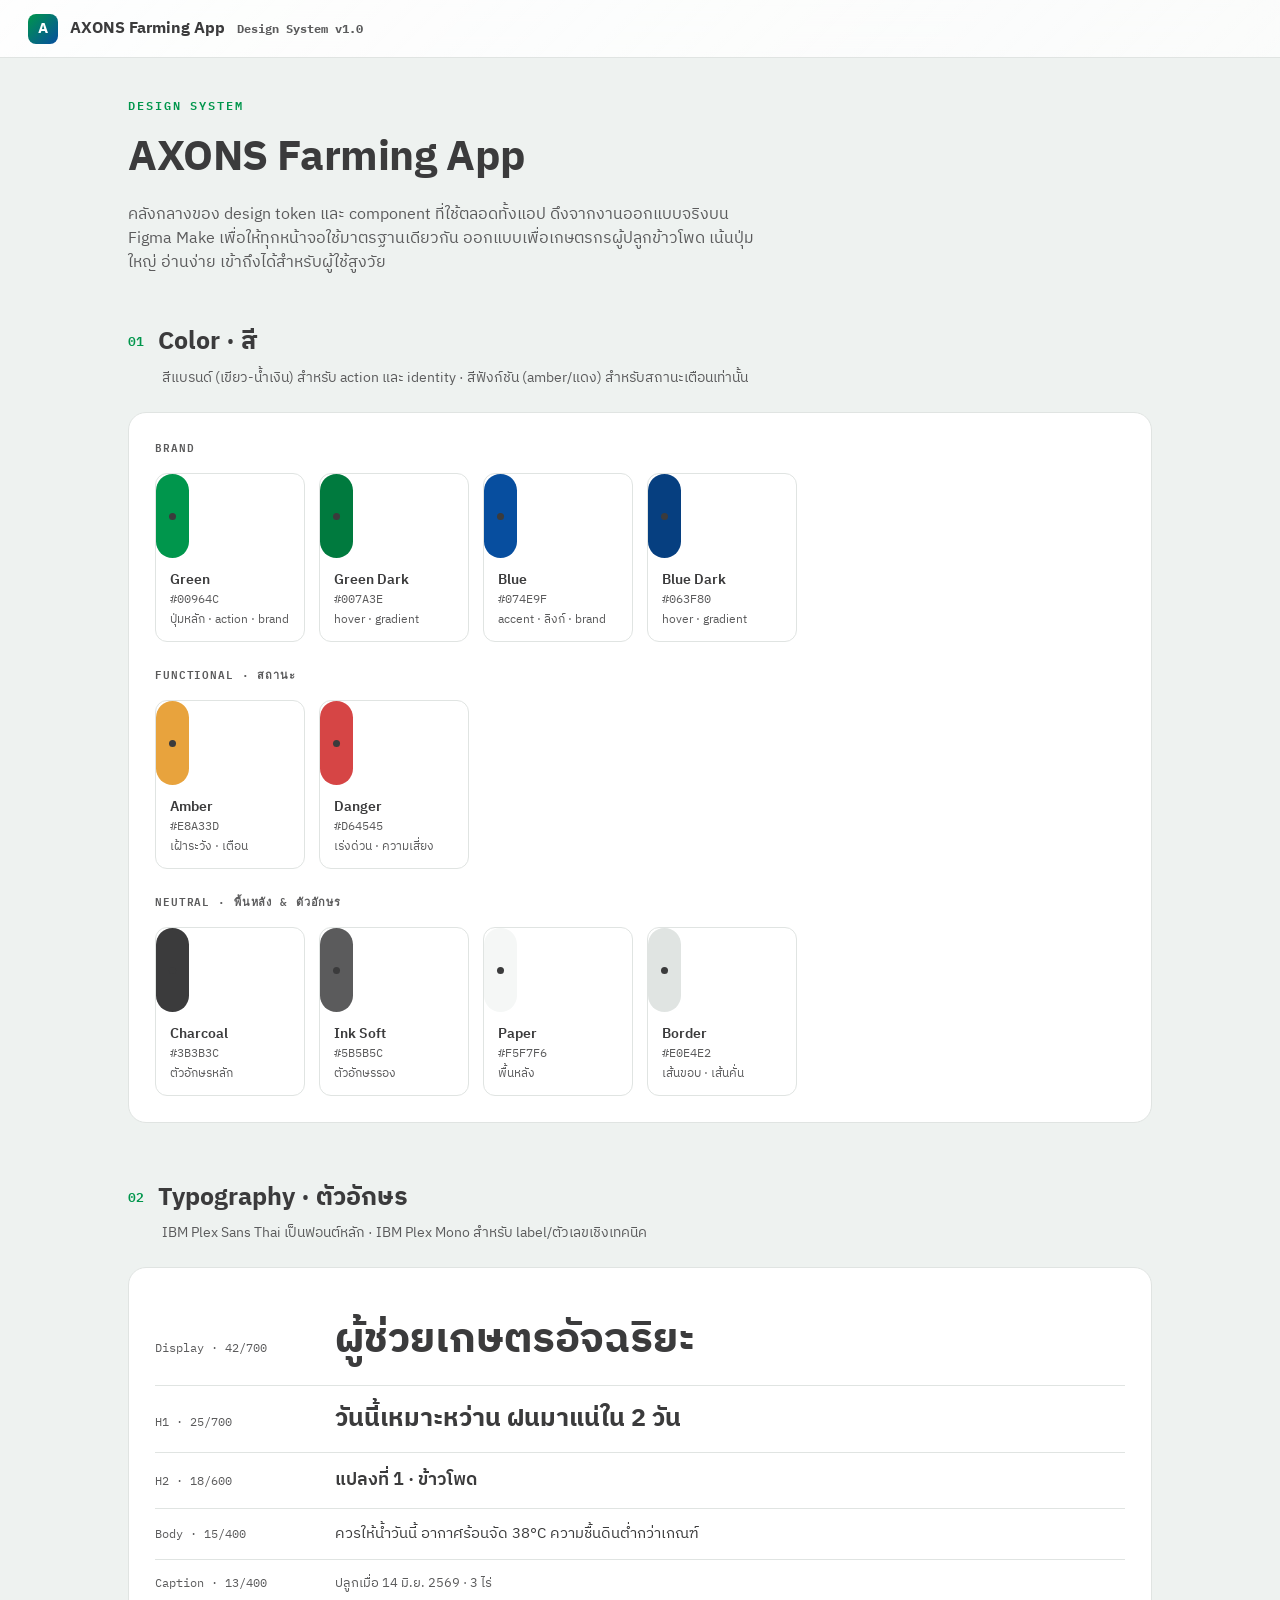
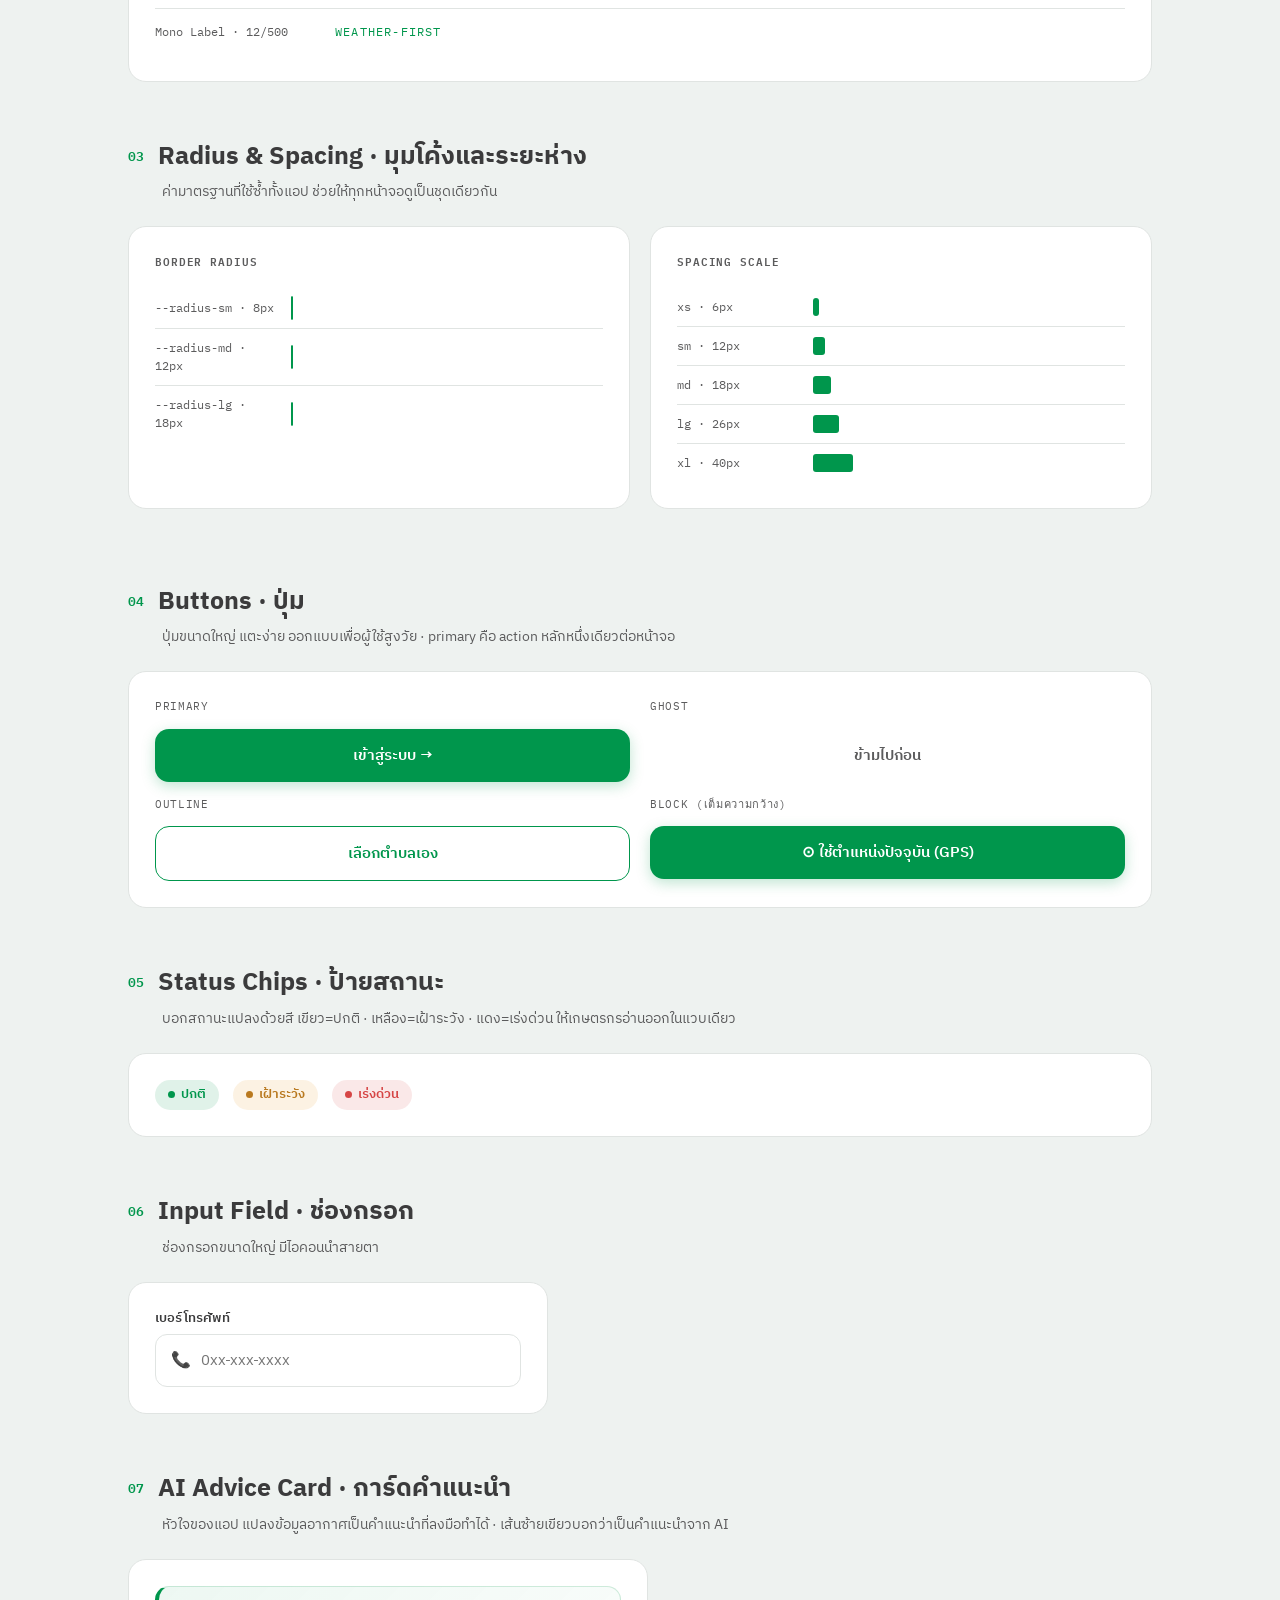
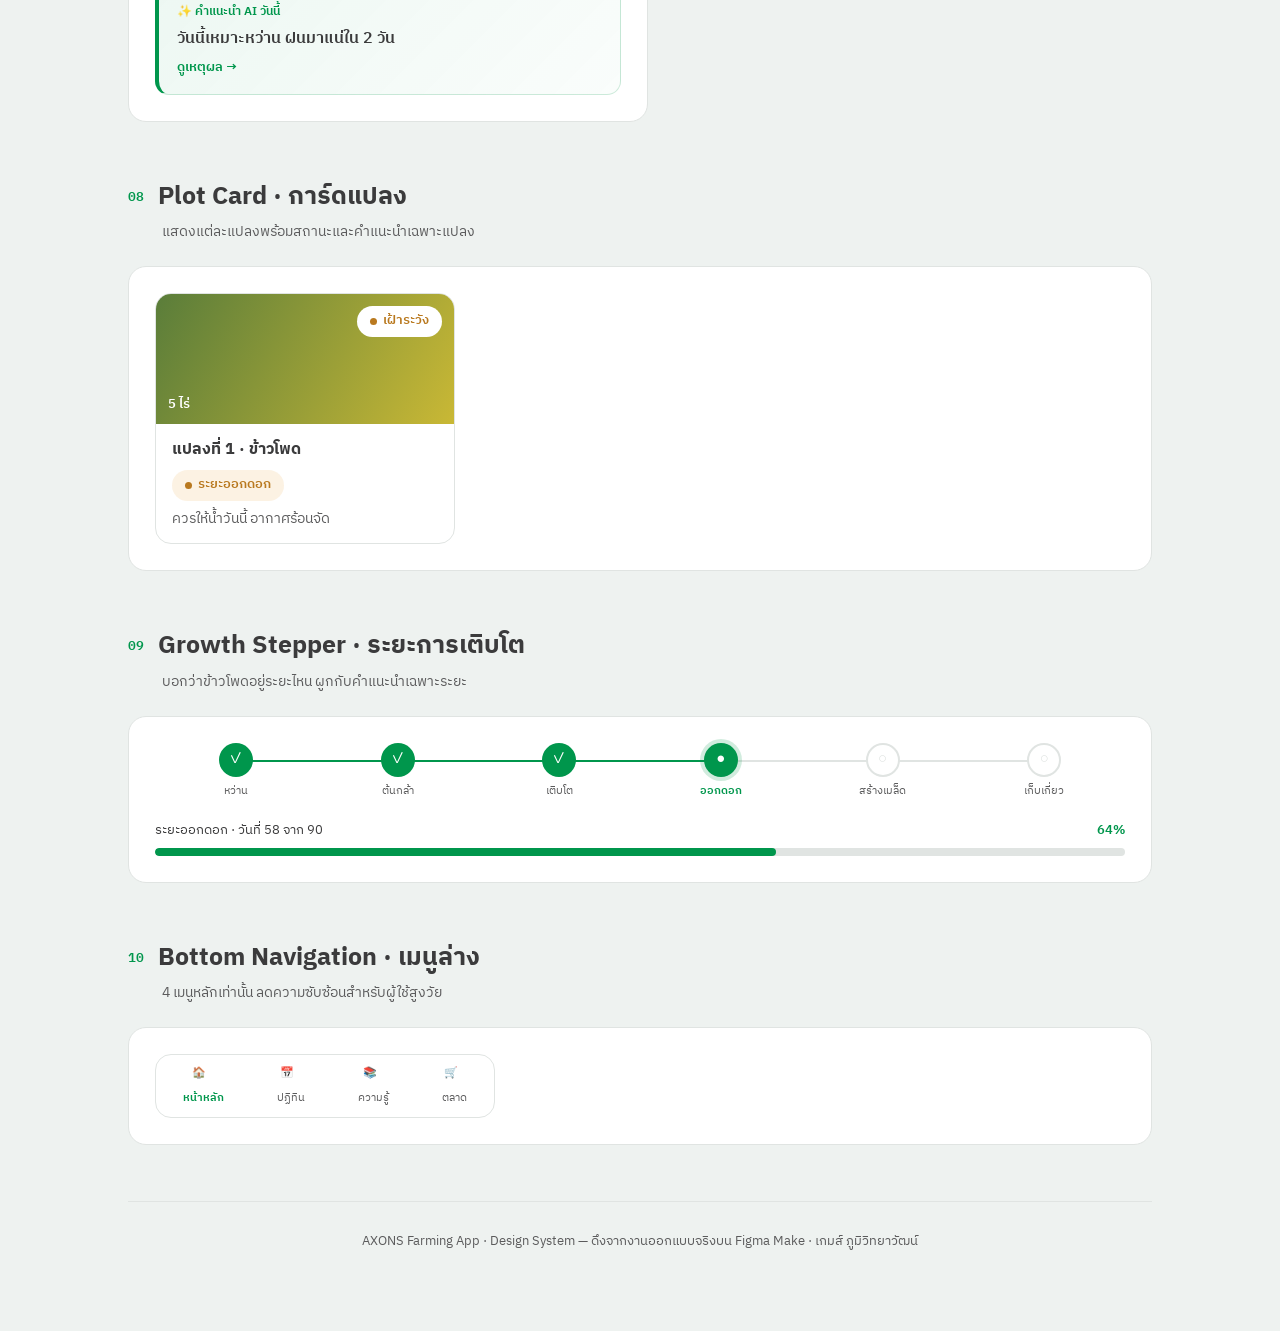
<file: design-system.html>
<!DOCTYPE html>
<html lang="th">
<head>
<meta charset="UTF-8">
<meta name="viewport" content="width=device-width, initial-scale=1.0">
<title>AXONS Farming App · Design System</title>
<link rel="preconnect" href="https://fonts.googleapis.com">
<link rel="preconnect" href="https://fonts.gstatic.com" crossorigin>
<link href="https://fonts.googleapis.com/css2?family=IBM+Plex+Sans+Thai:wght@300;400;500;600;700&family=IBM+Plex+Sans:wght@400;500;600;700&family=IBM+Plex+Mono:wght@400;500&display=swap" rel="stylesheet">
<style>
:root{
  --green:#00964C; --green-dark:#007A3E;
  --blue:#074E9F; --blue-dark:#063F80;
  --charcoal:#3B3B3C; --paper:#F5F7F6; --border:#E0E4E2;
  --amber:#E8A33D; --danger:#D64545; --ink-soft:#5B5B5C;
  --radius-sm:8px; --radius-md:12px; --radius-lg:18px;
}
*{margin:0;padding:0;box-sizing:border-box;}
body{font-family:'IBM Plex Sans Thai','IBM Plex Sans',sans-serif;color:var(--charcoal);background:#eef2f0;line-height:1.5;}

/* layout */
.ds-nav{position:fixed;top:0;left:0;right:0;height:58px;z-index:50;display:flex;align-items:center;justify-content:space-between;padding:0 28px;background:linear-gradient(135deg,rgba(255,255,255,0.9),rgba(255,255,255,0.72));backdrop-filter:blur(16px);border-bottom:1px solid var(--border);}
.ds-nav .brand{display:flex;align-items:center;gap:12px;font-weight:700;font-size:16px;}
.ds-nav .brand .logo{width:30px;height:30px;border-radius:8px;background:linear-gradient(135deg,var(--green),var(--blue));display:flex;align-items:center;justify-content:center;color:#fff;font-weight:700;font-size:15px;font-family:'IBM Plex Sans',sans-serif;}
.ds-nav .tag{font-size:12px;color:var(--ink-soft);font-family:'IBM Plex Mono',monospace;}
.wrap{max-width:1080px;margin:0 auto;padding:96px 28px 80px;}

/* hero */
.hero{margin-bottom:48px;}
.hero .eyebrow{font-family:'IBM Plex Mono',monospace;font-size:12px;letter-spacing:0.16em;text-transform:uppercase;color:var(--green);font-weight:600;margin-bottom:12px;}
.hero h1{font-size:42px;font-weight:700;letter-spacing:-0.01em;margin-bottom:14px;}
.hero p{font-size:16px;color:var(--ink-soft);max-width:640px;}

/* section */
.section{margin-bottom:56px;}
.section-head{display:flex;align-items:center;gap:14px;margin-bottom:6px;}
.section-head .num{font-family:'IBM Plex Mono',monospace;font-size:13px;color:var(--green);font-weight:600;}
.section-head h2{font-size:25px;font-weight:700;}
.section-sub{font-size:14px;color:var(--ink-soft);margin-bottom:24px;margin-left:34px;}

.card{background:#fff;border:1px solid var(--border);border-radius:var(--radius-lg);padding:26px;margin-bottom:18px;}
.card-label{font-family:'IBM Plex Mono',monospace;font-size:11px;letter-spacing:0.08em;text-transform:uppercase;color:var(--ink-soft);font-weight:600;margin-bottom:18px;}

/* color swatches */
.swatch-grid{display:grid;grid-template-columns:repeat(auto-fill,minmax(150px,1fr));gap:14px;}
.swatch{border:1px solid var(--border);border-radius:var(--radius-md);overflow:hidden;}
.swatch .chip{height:84px;}
.swatch .meta{padding:12px 14px;}
.swatch .meta .name{font-size:13.5px;font-weight:600;}
.swatch .meta .hex{font-size:12px;color:var(--ink-soft);font-family:'IBM Plex Mono',monospace;text-transform:uppercase;}
.swatch .meta .use{font-size:11.5px;color:var(--ink-soft);margin-top:3px;}

/* type scale */
.type-row{display:flex;align-items:baseline;gap:20px;padding:14px 0;border-bottom:1px solid var(--border);}
.type-row:last-child{border-bottom:none;}
.type-row .spec{width:160px;flex:none;font-family:'IBM Plex Mono',monospace;font-size:12px;color:var(--ink-soft);}
.type-sample{color:var(--charcoal);}

/* component demo grid */
.demo{display:grid;grid-template-columns:1fr 1fr;gap:20px;}
.demo-cell{display:flex;flex-direction:column;gap:14px;}
.demo-cell .dc-label{font-family:'IBM Plex Mono',monospace;font-size:11px;letter-spacing:0.06em;text-transform:uppercase;color:var(--ink-soft);}

/* === REAL COMPONENTS (from mockup) === */
/* buttons */
.btn{font-family:'IBM Plex Sans Thai',sans-serif;font-size:15px;font-weight:600;padding:14px 22px;border-radius:14px;border:none;cursor:pointer;display:inline-flex;align-items:center;justify-content:center;gap:8px;transition:all .15s;}
.btn-primary{background:var(--green);color:#fff;box-shadow:0 4px 14px rgba(0,150,76,0.25);}
.btn-primary:hover{background:var(--green-dark);}
.btn-outline{background:#fff;color:var(--green);border:1.5px solid var(--green);}
.btn-outline:hover{background:rgba(0,150,76,0.06);}
.btn-ghost{background:transparent;color:var(--ink-soft);}
.btn-ghost:hover{color:var(--charcoal);}
.btn-block{width:100%;}

/* status chips */
.chip{display:inline-flex;align-items:center;gap:6px;font-size:12.5px;font-weight:600;padding:6px 13px;border-radius:999px;}
.chip::before{content:"";width:7px;height:7px;border-radius:50%;background:currentColor;}
.chip-watch{background:rgba(232,163,61,0.14);color:#b9791f;}
.chip-normal{background:rgba(0,150,76,0.12);color:var(--green);}
.chip-danger{background:rgba(214,69,69,0.12);color:var(--danger);}

/* AI advice card */
.ai-card{background:linear-gradient(135deg,rgba(0,150,76,0.07),rgba(0,150,76,0.02));border:1px solid rgba(0,150,76,0.18);border-left:4px solid var(--green);border-radius:14px;padding:16px 18px;}
.ai-card .ai-tag{font-size:12px;font-weight:600;color:var(--green);margin-bottom:7px;display:flex;align-items:center;gap:6px;}
.ai-card .ai-body{font-size:16px;font-weight:600;line-height:1.4;margin-bottom:8px;}
.ai-card .ai-link{font-size:13px;color:var(--green);font-weight:600;}

/* plot card */
.plot-card{border:1px solid var(--border);border-radius:16px;overflow:hidden;background:#fff;max-width:300px;}
.plot-card .pc-img{height:130px;background:linear-gradient(120deg,#5a7d3a,#c9b835);position:relative;}
.plot-card .pc-img .pc-chip{position:absolute;top:12px;right:12px;background:#fff;}
.plot-card .pc-img .pc-area{position:absolute;bottom:10px;left:12px;color:#fff;font-size:13px;font-weight:600;}
.plot-card .pc-body{padding:14px 16px;}
.plot-card .pc-title{font-size:16px;font-weight:700;margin-bottom:8px;}
.plot-card .pc-advice{font-size:13.5px;color:var(--ink-soft);margin-top:8px;}

/* input */
.field{display:flex;flex-direction:column;gap:6px;}
.field label{font-size:13px;font-weight:600;}
.field .input{display:flex;align-items:center;gap:10px;border:1px solid var(--border);border-radius:12px;padding:13px 15px;background:#fff;}
.field .input input{border:none;outline:none;font-family:inherit;font-size:15px;flex:1;color:var(--charcoal);background:transparent;}
.field .input .ic{color:var(--ink-soft);}

/* stepper */
.stepper{display:flex;align-items:center;gap:0;}
.step{display:flex;flex-direction:column;align-items:center;gap:6px;flex:1;position:relative;}
.step .dot{width:34px;height:34px;border-radius:50%;display:flex;align-items:center;justify-content:center;font-size:15px;z-index:2;}
.step.done .dot{background:var(--green);color:#fff;}
.step.active .dot{background:var(--green);color:#fff;box-shadow:0 0 0 4px rgba(0,150,76,0.18);}
.step.todo .dot{background:#fff;border:2px solid var(--border);color:var(--border);}
.step .lbl{font-size:11px;color:var(--ink-soft);}
.step.active .lbl{color:var(--green);font-weight:600;}
.step:not(:last-child)::after{content:"";position:absolute;top:17px;left:50%;width:100%;height:2px;background:var(--border);z-index:1;}
.step.done:not(:last-child)::after{background:var(--green);}

/* progress */
.prog{height:8px;border-radius:999px;background:var(--border);overflow:hidden;}
.prog-bar{height:100%;border-radius:999px;background:var(--green);}

/* bottom nav */
.bnav{display:flex;justify-content:space-around;background:#fff;border:1px solid var(--border);border-radius:16px;padding:10px 0;max-width:340px;}
.bnav-item{display:flex;flex-direction:column;align-items:center;gap:3px;font-size:11px;color:var(--ink-soft);}
.bnav-item.active{color:var(--green);font-weight:600;}
.bnav-item .bn-ic{width:22px;height:22px;}

/* radius + spacing tokens */
.token-row{display:flex;align-items:center;gap:16px;padding:10px 0;border-bottom:1px solid var(--border);font-size:13.5px;}
.token-row:last-child{border-bottom:none;}
.token-row .tk-name{font-family:'IBM Plex Mono',monospace;font-size:12px;color:var(--ink-soft);width:120px;flex:none;}
.token-row .tk-demo{flex:none;}
.r-box{width:60px;height:40px;background:rgba(0,150,76,0.12);border:1.5px solid var(--green);}
.sp-box{height:18px;background:var(--green);border-radius:3px;}

.foot{text-align:center;font-size:13px;color:var(--ink-soft);padding-top:30px;border-top:1px solid var(--border);}

@media(max-width:760px){.demo{grid-template-columns:1fr;}.type-row{flex-direction:column;gap:6px;}.type-row .spec{width:auto;}}
</style>
</head>
<body>

<nav class="ds-nav">
  <div class="brand"><span class="logo">A</span>AXONS Farming App <span class="tag">Design System v1.0</span></div>
</nav>

<div class="wrap">
  <div class="hero">
    <div class="eyebrow">Design System</div>
    <h1>AXONS Farming App</h1>
    <p>คลังกลางของ design token และ component ที่ใช้ตลอดทั้งแอป ดึงจากงานออกแบบจริงบน Figma Make เพื่อให้ทุกหน้าจอใช้มาตรฐานเดียวกัน ออกแบบเพื่อเกษตรกรผู้ปลูกข้าวโพด เน้นปุ่มใหญ่ อ่านง่าย เข้าถึงได้สำหรับผู้ใช้สูงวัย</p>
  </div>

  <!-- 1. COLOR -->
  <div class="section">
    <div class="section-head"><span class="num">01</span><h2>Color · สี</h2></div>
    <p class="section-sub">สีแบรนด์ (เขียว-น้ำเงิน) สำหรับ action และ identity · สีฟังก์ชัน (amber/แดง) สำหรับสถานะเตือนเท่านั้น</p>
    <div class="card">
      <div class="card-label">Brand</div>
      <div class="swatch-grid">
        <div class="swatch"><div class="chip" style="background:#00964C"></div><div class="meta"><div class="name">Green</div><div class="hex">#00964C</div><div class="use">ปุ่มหลัก · action · brand</div></div></div>
        <div class="swatch"><div class="chip" style="background:#007A3E"></div><div class="meta"><div class="name">Green Dark</div><div class="hex">#007A3E</div><div class="use">hover · gradient</div></div></div>
        <div class="swatch"><div class="chip" style="background:#074E9F"></div><div class="meta"><div class="name">Blue</div><div class="hex">#074E9F</div><div class="use">accent · ลิงก์ · brand</div></div></div>
        <div class="swatch"><div class="chip" style="background:#063F80"></div><div class="meta"><div class="name">Blue Dark</div><div class="hex">#063F80</div><div class="use">hover · gradient</div></div></div>
      </div>
      <div class="card-label" style="margin-top:24px;">Functional · สถานะ</div>
      <div class="swatch-grid">
        <div class="swatch"><div class="chip" style="background:#E8A33D"></div><div class="meta"><div class="name">Amber</div><div class="hex">#E8A33D</div><div class="use">เฝ้าระวัง · เตือน</div></div></div>
        <div class="swatch"><div class="chip" style="background:#D64545"></div><div class="meta"><div class="name">Danger</div><div class="hex">#D64545</div><div class="use">เร่งด่วน · ความเสี่ยง</div></div></div>
      </div>
      <div class="card-label" style="margin-top:24px;">Neutral · พื้นหลัง & ตัวอักษร</div>
      <div class="swatch-grid">
        <div class="swatch"><div class="chip" style="background:#3B3B3C"></div><div class="meta"><div class="name">Charcoal</div><div class="hex">#3B3B3C</div><div class="use">ตัวอักษรหลัก</div></div></div>
        <div class="swatch"><div class="chip" style="background:#5B5B5C"></div><div class="meta"><div class="name">Ink Soft</div><div class="hex">#5B5B5C</div><div class="use">ตัวอักษรรอง</div></div></div>
        <div class="swatch"><div class="chip" style="background:#F5F7F6"></div><div class="meta"><div class="name">Paper</div><div class="hex">#F5F7F6</div><div class="use">พื้นหลัง</div></div></div>
        <div class="swatch"><div class="chip" style="background:#E0E4E2"></div><div class="meta"><div class="name">Border</div><div class="hex">#E0E4E2</div><div class="use">เส้นขอบ · เส้นคั่น</div></div></div>
      </div>
    </div>
  </div>

  <!-- 2. TYPOGRAPHY -->
  <div class="section">
    <div class="section-head"><span class="num">02</span><h2>Typography · ตัวอักษร</h2></div>
    <p class="section-sub">IBM Plex Sans Thai เป็นฟอนต์หลัก · IBM Plex Mono สำหรับ label/ตัวเลขเชิงเทคนิค</p>
    <div class="card">
      <div class="type-row"><div class="spec">Display · 42/700</div><div class="type-sample" style="font-size:42px;font-weight:700;">ผู้ช่วยเกษตรอัจฉริยะ</div></div>
      <div class="type-row"><div class="spec">H1 · 25/700</div><div class="type-sample" style="font-size:25px;font-weight:700;">วันนี้เหมาะหว่าน ฝนมาแน่ใน 2 วัน</div></div>
      <div class="type-row"><div class="spec">H2 · 18/600</div><div class="type-sample" style="font-size:18px;font-weight:600;">แปลงที่ 1 · ข้าวโพด</div></div>
      <div class="type-row"><div class="spec">Body · 15/400</div><div class="type-sample" style="font-size:15px;">ควรให้น้ำวันนี้ อากาศร้อนจัด 38°C ความชื้นดินต่ำกว่าเกณฑ์</div></div>
      <div class="type-row"><div class="spec">Caption · 13/400</div><div class="type-sample" style="font-size:13px;color:var(--ink-soft);">ปลูกเมื่อ 14 มิ.ย. 2569 · 3 ไร่</div></div>
      <div class="type-row"><div class="spec">Mono Label · 12/500</div><div class="type-sample" style="font-size:12px;font-family:'IBM Plex Mono',monospace;letter-spacing:0.1em;text-transform:uppercase;color:var(--green);">WEATHER-FIRST</div></div>
    </div>
  </div>

  <!-- 3. TOKENS -->
  <div class="section">
    <div class="section-head"><span class="num">03</span><h2>Radius & Spacing · มุมโค้งและระยะห่าง</h2></div>
    <p class="section-sub">ค่ามาตรฐานที่ใช้ซ้ำทั้งแอป ช่วยให้ทุกหน้าจอดูเป็นชุดเดียวกัน</p>
    <div class="demo">
      <div class="card">
        <div class="card-label">Border Radius</div>
        <div class="token-row"><span class="tk-name">--radius-sm · 8px</span><span class="tk-demo"><span class="r-box" style="border-radius:8px;"></span></span></div>
        <div class="token-row"><span class="tk-name">--radius-md · 12px</span><span class="tk-demo"><span class="r-box" style="border-radius:12px;"></span></span></div>
        <div class="token-row"><span class="tk-name">--radius-lg · 18px</span><span class="tk-demo"><span class="r-box" style="border-radius:18px;"></span></span></div>
      </div>
      <div class="card">
        <div class="card-label">Spacing Scale</div>
        <div class="token-row"><span class="tk-name">xs · 6px</span><span class="tk-demo sp-box" style="width:6px;"></span></div>
        <div class="token-row"><span class="tk-name">sm · 12px</span><span class="tk-demo sp-box" style="width:12px;"></span></div>
        <div class="token-row"><span class="tk-name">md · 18px</span><span class="tk-demo sp-box" style="width:18px;"></span></div>
        <div class="token-row"><span class="tk-name">lg · 26px</span><span class="tk-demo sp-box" style="width:26px;"></span></div>
        <div class="token-row"><span class="tk-name">xl · 40px</span><span class="tk-demo sp-box" style="width:40px;"></span></div>
      </div>
    </div>
  </div>

  <!-- 4. BUTTONS -->
  <div class="section">
    <div class="section-head"><span class="num">04</span><h2>Buttons · ปุ่ม</h2></div>
    <p class="section-sub">ปุ่มขนาดใหญ่ แตะง่าย ออกแบบเพื่อผู้ใช้สูงวัย · primary คือ action หลักหนึ่งเดียวต่อหน้าจอ</p>
    <div class="card">
      <div class="demo">
        <div class="demo-cell">
          <span class="dc-label">Primary</span>
          <button class="btn btn-primary">เข้าสู่ระบบ →</button>
          <span class="dc-label">Outline</span>
          <button class="btn btn-outline">เลือกตำบลเอง</button>
        </div>
        <div class="demo-cell">
          <span class="dc-label">Ghost</span>
          <button class="btn btn-ghost">ข้ามไปก่อน</button>
          <span class="dc-label">Block (เต็มความกว้าง)</span>
          <button class="btn btn-primary btn-block">⊙ ใช้ตำแหน่งปัจจุบัน (GPS)</button>
        </div>
      </div>
    </div>
  </div>

  <!-- 5. STATUS CHIPS -->
  <div class="section">
    <div class="section-head"><span class="num">05</span><h2>Status Chips · ป้ายสถานะ</h2></div>
    <p class="section-sub">บอกสถานะแปลงด้วยสี เขียว=ปกติ · เหลือง=เฝ้าระวัง · แดง=เร่งด่วน ให้เกษตรกรอ่านออกในแวบเดียว</p>
    <div class="card">
      <div style="display:flex;gap:14px;flex-wrap:wrap;align-items:center;">
        <span class="chip chip-normal">ปกติ</span>
        <span class="chip chip-watch">เฝ้าระวัง</span>
        <span class="chip chip-danger">เร่งด่วน</span>
      </div>
    </div>
  </div>

  <!-- 6. INPUT -->
  <div class="section">
    <div class="section-head"><span class="num">06</span><h2>Input Field · ช่องกรอก</h2></div>
    <p class="section-sub">ช่องกรอกขนาดใหญ่ มีไอคอนนำสายตา</p>
    <div class="card" style="max-width:420px;">
      <div class="field">
        <label>เบอร์โทรศัพท์</label>
        <div class="input"><span class="ic">📞</span><input placeholder="0xx-xxx-xxxx"></div>
      </div>
    </div>
  </div>

  <!-- 7. AI CARD -->
  <div class="section">
    <div class="section-head"><span class="num">07</span><h2>AI Advice Card · การ์ดคำแนะนำ</h2></div>
    <p class="section-sub">หัวใจของแอป แปลงข้อมูลอากาศเป็นคำแนะนำที่ลงมือทำได้ · เส้นซ้ายเขียวบอกว่าเป็นคำแนะนำจาก AI</p>
    <div class="card" style="max-width:520px;">
      <div class="ai-card">
        <div class="ai-tag">✨ คำแนะนำ AI วันนี้</div>
        <div class="ai-body">วันนี้เหมาะหว่าน ฝนมาแน่ใน 2 วัน</div>
        <div class="ai-link">ดูเหตุผล →</div>
      </div>
    </div>
  </div>

  <!-- 8. PLOT CARD -->
  <div class="section">
    <div class="section-head"><span class="num">08</span><h2>Plot Card · การ์ดแปลง</h2></div>
    <p class="section-sub">แสดงแต่ละแปลงพร้อมสถานะและคำแนะนำเฉพาะแปลง</p>
    <div class="card">
      <div class="plot-card">
        <div class="pc-img"><span class="chip chip-watch pc-chip">เฝ้าระวัง</span><span class="pc-area">5 ไร่</span></div>
        <div class="pc-body">
          <div class="pc-title">แปลงที่ 1 · ข้าวโพด</div>
          <span class="chip chip-watch">ระยะออกดอก</span>
          <div class="pc-advice">ควรให้น้ำวันนี้ อากาศร้อนจัด</div>
        </div>
      </div>
    </div>
  </div>

  <!-- 9. STEPPER -->
  <div class="section">
    <div class="section-head"><span class="num">09</span><h2>Growth Stepper · ระยะการเติบโต</h2></div>
    <p class="section-sub">บอกว่าข้าวโพดอยู่ระยะไหน ผูกกับคำแนะนำเฉพาะระยะ</p>
    <div class="card">
      <div class="stepper">
        <div class="step done"><div class="dot">✓</div><div class="lbl">หว่าน</div></div>
        <div class="step done"><div class="dot">✓</div><div class="lbl">ต้นกล้า</div></div>
        <div class="step done"><div class="dot">✓</div><div class="lbl">เติบโต</div></div>
        <div class="step active"><div class="dot">●</div><div class="lbl">ออกดอก</div></div>
        <div class="step todo"><div class="dot">○</div><div class="lbl">สร้างเมล็ด</div></div>
        <div class="step todo"><div class="dot">○</div><div class="lbl">เก็บเกี่ยว</div></div>
      </div>
      <div style="margin-top:22px;">
        <div style="display:flex;justify-content:space-between;font-size:13px;margin-bottom:7px;"><span>ระยะออกดอก · วันที่ 58 จาก 90</span><span style="color:var(--green);font-weight:600;">64%</span></div>
        <div class="prog"><div class="prog-bar" style="width:64%;"></div></div>
      </div>
    </div>
  </div>

  <!-- 10. BOTTOM NAV -->
  <div class="section">
    <div class="section-head"><span class="num">10</span><h2>Bottom Navigation · เมนูล่าง</h2></div>
    <p class="section-sub">4 เมนูหลักเท่านั้น ลดความซับซ้อนสำหรับผู้ใช้สูงวัย</p>
    <div class="card">
      <div class="bnav">
        <div class="bnav-item active"><span class="bn-ic">🏠</span>หน้าหลัก</div>
        <div class="bnav-item"><span class="bn-ic">📅</span>ปฏิทิน</div>
        <div class="bnav-item"><span class="bn-ic">📚</span>ความรู้</div>
        <div class="bnav-item"><span class="bn-ic">🛒</span>ตลาด</div>
      </div>
    </div>
  </div>

  <div class="foot">AXONS Farming App · Design System — ดึงจากงานออกแบบจริงบน Figma Make · เกมส์ ภูมิวิทยาวัฒน์</div>
</div>

</body>
</html>
</file>
